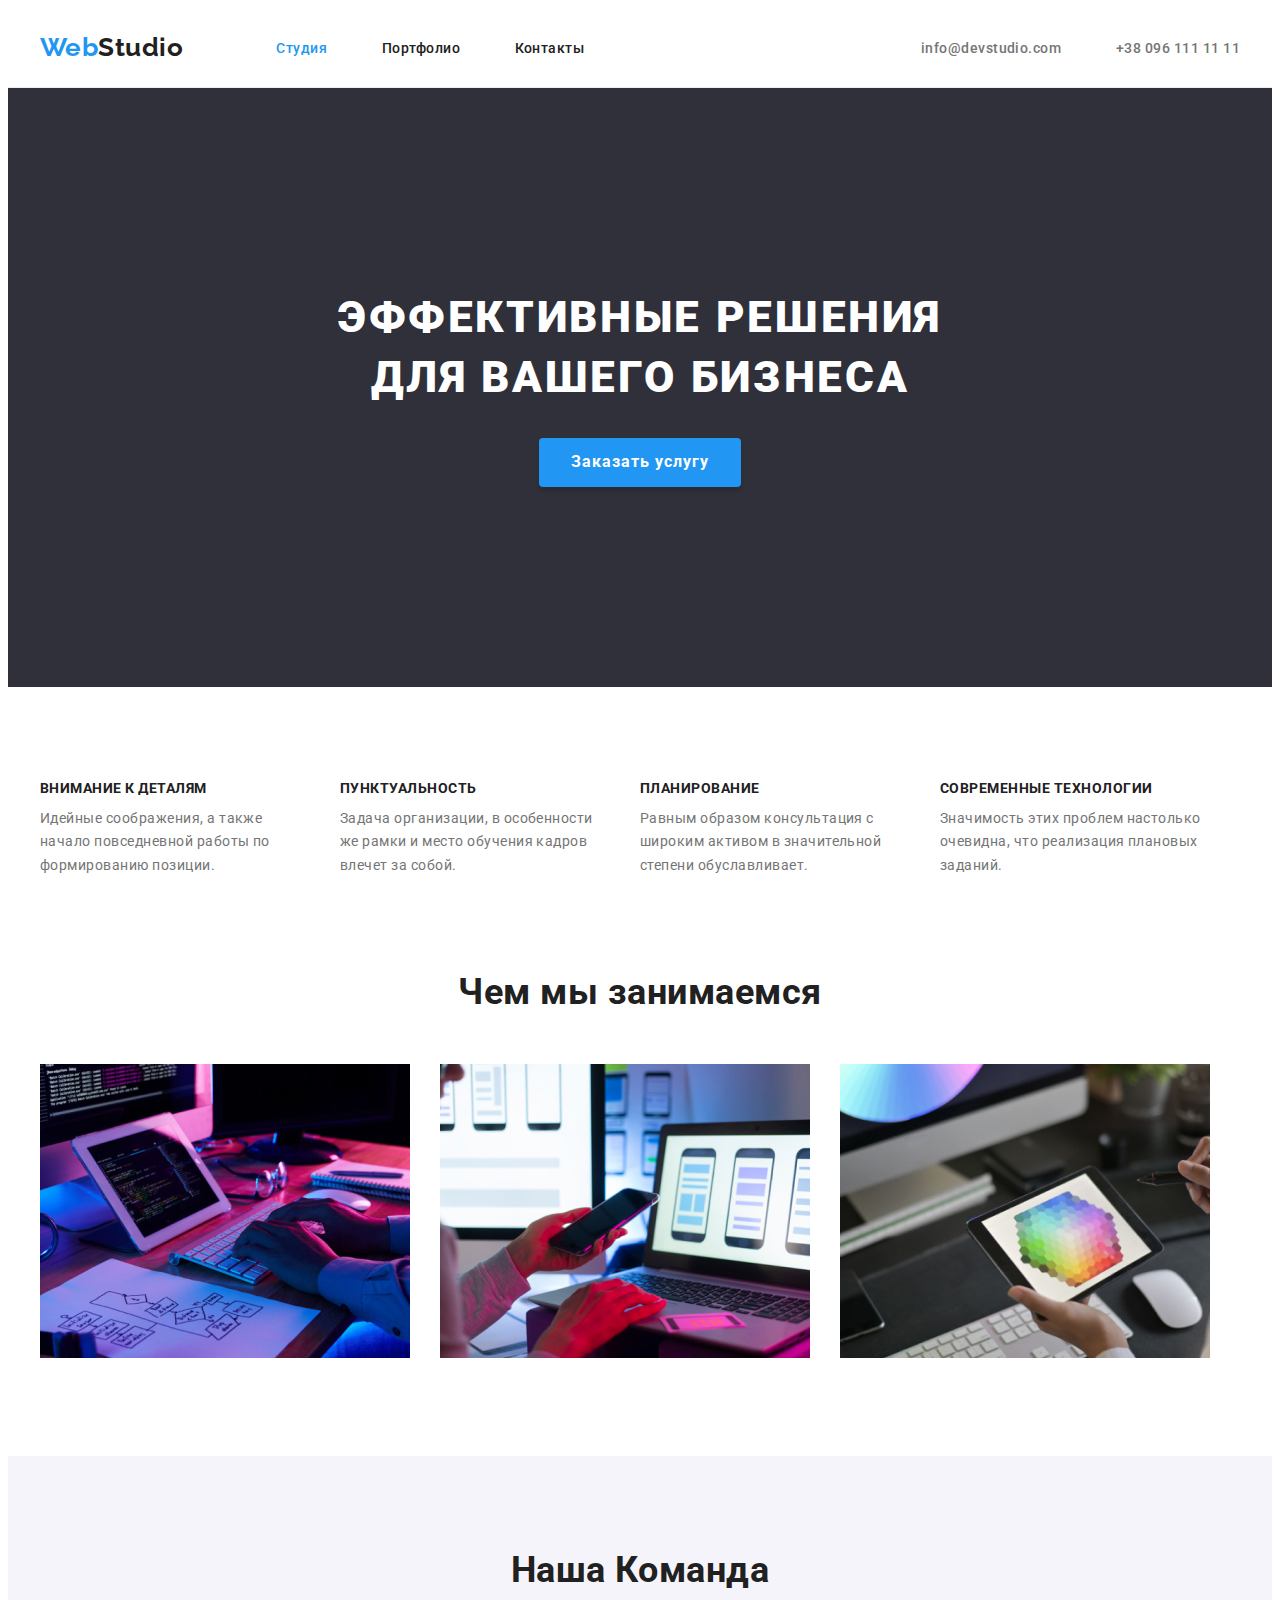
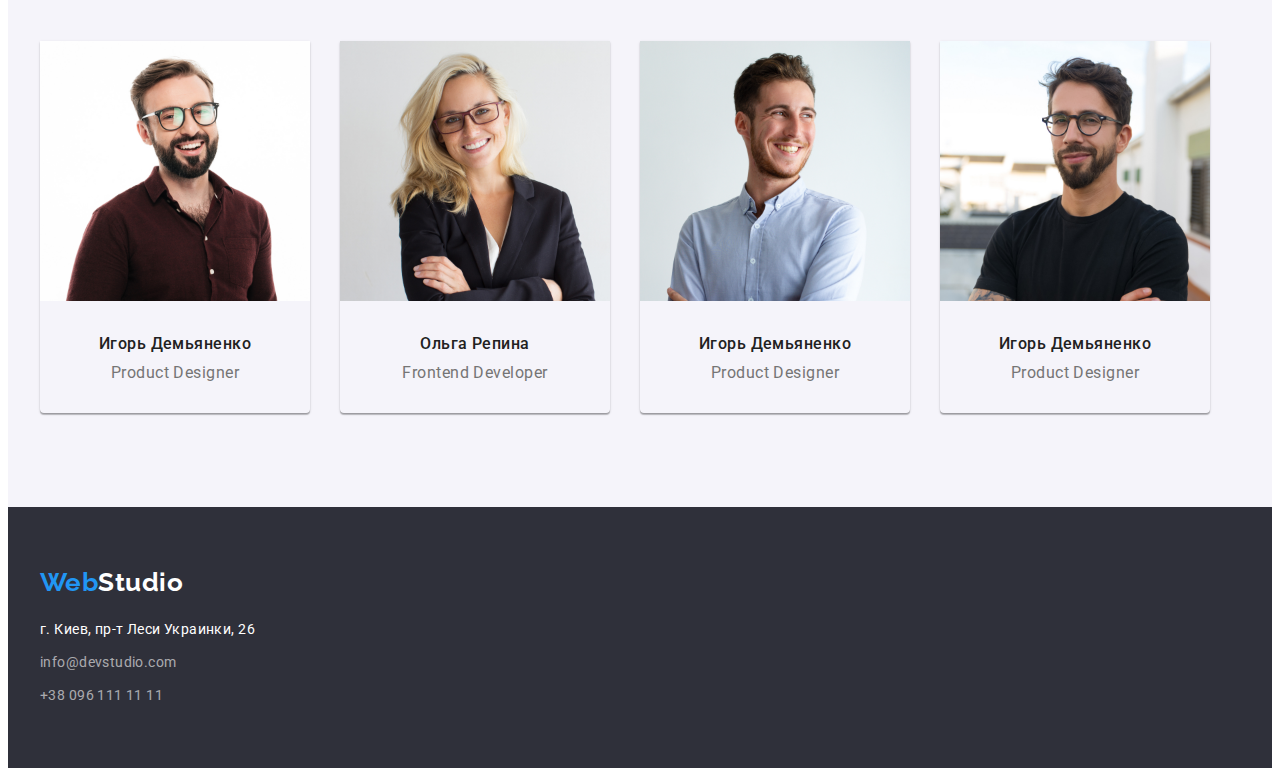
<file: index.html>
<!DOCTYPE html>
<html lang="ru">
<head>
    <meta charset="UTF-8">
    <meta http-equiv="X-UA-Compatible" content="IE=edge">
    <meta name="viewport" content="width=device-width, initial-scale=1.0">
    <title>Document</title>
    <link 
    href="https://fonts.googleapis.com/css2?family=Raleway:wght@700&family=Roboto:wght@400;500;700;900&display=swap" rel="stylesheet"
    />
    <link rel="stylesheet" 
    href="https://cdnjs.cloudflare.com/ajax/libs/modern-normalize/1.1.0/modern-normalize.min.css" integrity="sha512-wpPYUAdjBVSE4KJnH1VR1HeZfpl1ub8YT/NKx4PuQ5NmX2tKuGu6U/JRp5y+Y8XG2tV+wKQpNHVUX03MfMFn9Q==" crossorigin="anonymous" referrerpolicy="no-referrer" 
    />
    <link rel="stylesheet" href="./css/styles.css">
</head>
<body>
<!-- Шапка сайта -->
<header class="header-style">
    <nav class="nav-style conteiner">
            <a href="./index.html" class="logo"><span class="logo-color">Web</span>Studio</a>
            <ul class="site-nav list">
            <li class="item">
                <a href="./index.html" class="primery-nav-link">Студия</a> 
            </li>
            <li class="item">
                <a href="./portfolio.html" class="nav-link" >Портфолио</a>
            </li>
            <li class="item">
                <a href="" class="nav-link">Контакты</a>
            </li>
            </ul>
            <ul class="auth-nav list">
            <li class="item">
             <a href="mailto:info@devstudio.com" class="contact-link">info@devstudio.com</a>
            </li>
            <li class="item">
             <a href="tel:+380991956428" class="contact-link">+38 096 111 11 11</a>
             </li>
        </ul>
    </nav>
 </header>
 <main>
   <!-- Герой -->
   <section class="hero-style">
           <div class="hero-content conteiner">
           <h1>Эффективные решения <br>для вашего бизнеса</h1>
           <button type="button" class="button">Заказать услугу</button>
           </div>
   </section>
   <!-- Наши преимущества -->
   <section class="benefits">
    <div class="benefits-content conteiner">
        <h2>Наши преимущества</h2>
        <ul class="feature-list list">
            <li class="item">
                <h3>Внимание к деталям</h3>
                <p>Идейные соображения, а также начало повседневной работы по формированию позиции.</p>
            </li>
            <li class="item">
                <h3>Пунктуальность</h3>
                <p>Задача организации, в особенности же рамки и место обучения кадров влечет за собой.</p>
            </li>
            <li class="item">
                <h3>Планирование</h3>
                <p>Равным образом консультация с широким активом в значительной степени обуславливает.</p>
            </li>
            <li class="item">
                <h3>Современные технологии</h3>
                <p>Значимость этих проблем настолько очевидна, что реализация плановых заданий.</p>
            </li>
        </ul>
    </div>
   </section>
   <!--  чем мы занимаемся -->
   <section class="business">
       <div class="business-content conteiner">
       <h2>Чем мы занимаемся</h2>
       <ul class="business-list list">
        <li class="item">
            <img src="./img/1.jpeg" alt="Чем мы занимаемся" width="370">
        </li>
        <li class="item">
            <img src="./img/2.jpeg" alt="Чем мы занимаемся" width="370">
        </li>
        <li class="item">
            <img src="./img/3.jpeg" alt="Чем мы занимаемся" width="370">
        </li>
       </ul>
       </div>
   </section>
   <!-- Наша команда -->
   
   <section class="comand">
    <div class="comand-content conteiner">
        <h2>Наша Команда</h2>
        <ul class="team-list list">
            <li class="item">
                <img src="./img/camanda1.jpeg" alt="наша команда" width="270">
                 <div class="comand-info">
                    <h3 class="comand-person">Игорь Демьяненко</h3>
                    <p class="comand-position">Product Designer</p> 
                 </div>
                    
            </li>
            <li class="item">
                <img src="./img/camanda2.jpeg" alt="наша команда" width="270">
                <div class="comand-info">
                    <h3 class="comand-person">Ольга Репина</h3>
                    <p class="comand-position">Frontend Developer</p>
                </div>
                
            </li>
            <li class="item">
                <img src="./img/camanda3.jpeg" alt="наша команда" width="270">
                <div class="comand-info">
                    <h3 class="comand-person">Игорь Демьяненко</h3>
                    <p class="comand-position">Product Designer</p>
                </div>
                
            </li>
            <li class="item">
                <img src="./img/camanda4.jpeg" alt="наша команда" width="270">
                <div class="comand-info">
                    <h3 class="comand-person">Игорь Демьяненко</h3>
                    <p class="comand-position">Product Designer</p>
                </div>
                
            </li>
        </ul>
   </section>
   </div>
 </main>
<!-- Подвал -->
  <footer class="footer-main">
    <div class="footer-style conteiner">
    <a href="./index.html" class="logo"><span class="logo-color">Web</span>Studio</a>
       <address>
        <ul class="address-list list">
            <li class="item">
            <a href="https://www.google.com/maps/place/%D0%B1%D1%83%D0%BB.+%D0%9B%D0%B5%D1%81%D0%B8+%D0%A3%D0%BA%D1%80%D0%B0%D0%B8%D0%BD%D0%BA%D0%B8,+26,+%D0%9A%D0%B8%D0%B5%D0%B2,+02000/data=!4m2!3m1!1s0x40d4cf0e033ecbe9:0x57a4dffefec77da0?sa=X&ved=2ahUKEwik_cm1_Jr4AhUux4sKHWJNCagQ8gF6BAgCEAE" class="footer-contact-address">г. Киев, пр-т Леси Украинки, 26</a>
            </li>
            <li class="item">
            <a href="mailto:info@devstudio.com" class="footer-contact">info@devstudio.com</a>
            </li>
            <li class="item">
            <a class="footer-contact" href="tel:+380991956428">+38 096 111 11 11</a>
            </li>
        </ul>
       </address>
    </div>
  </footer>
</body>
</html>
</file>
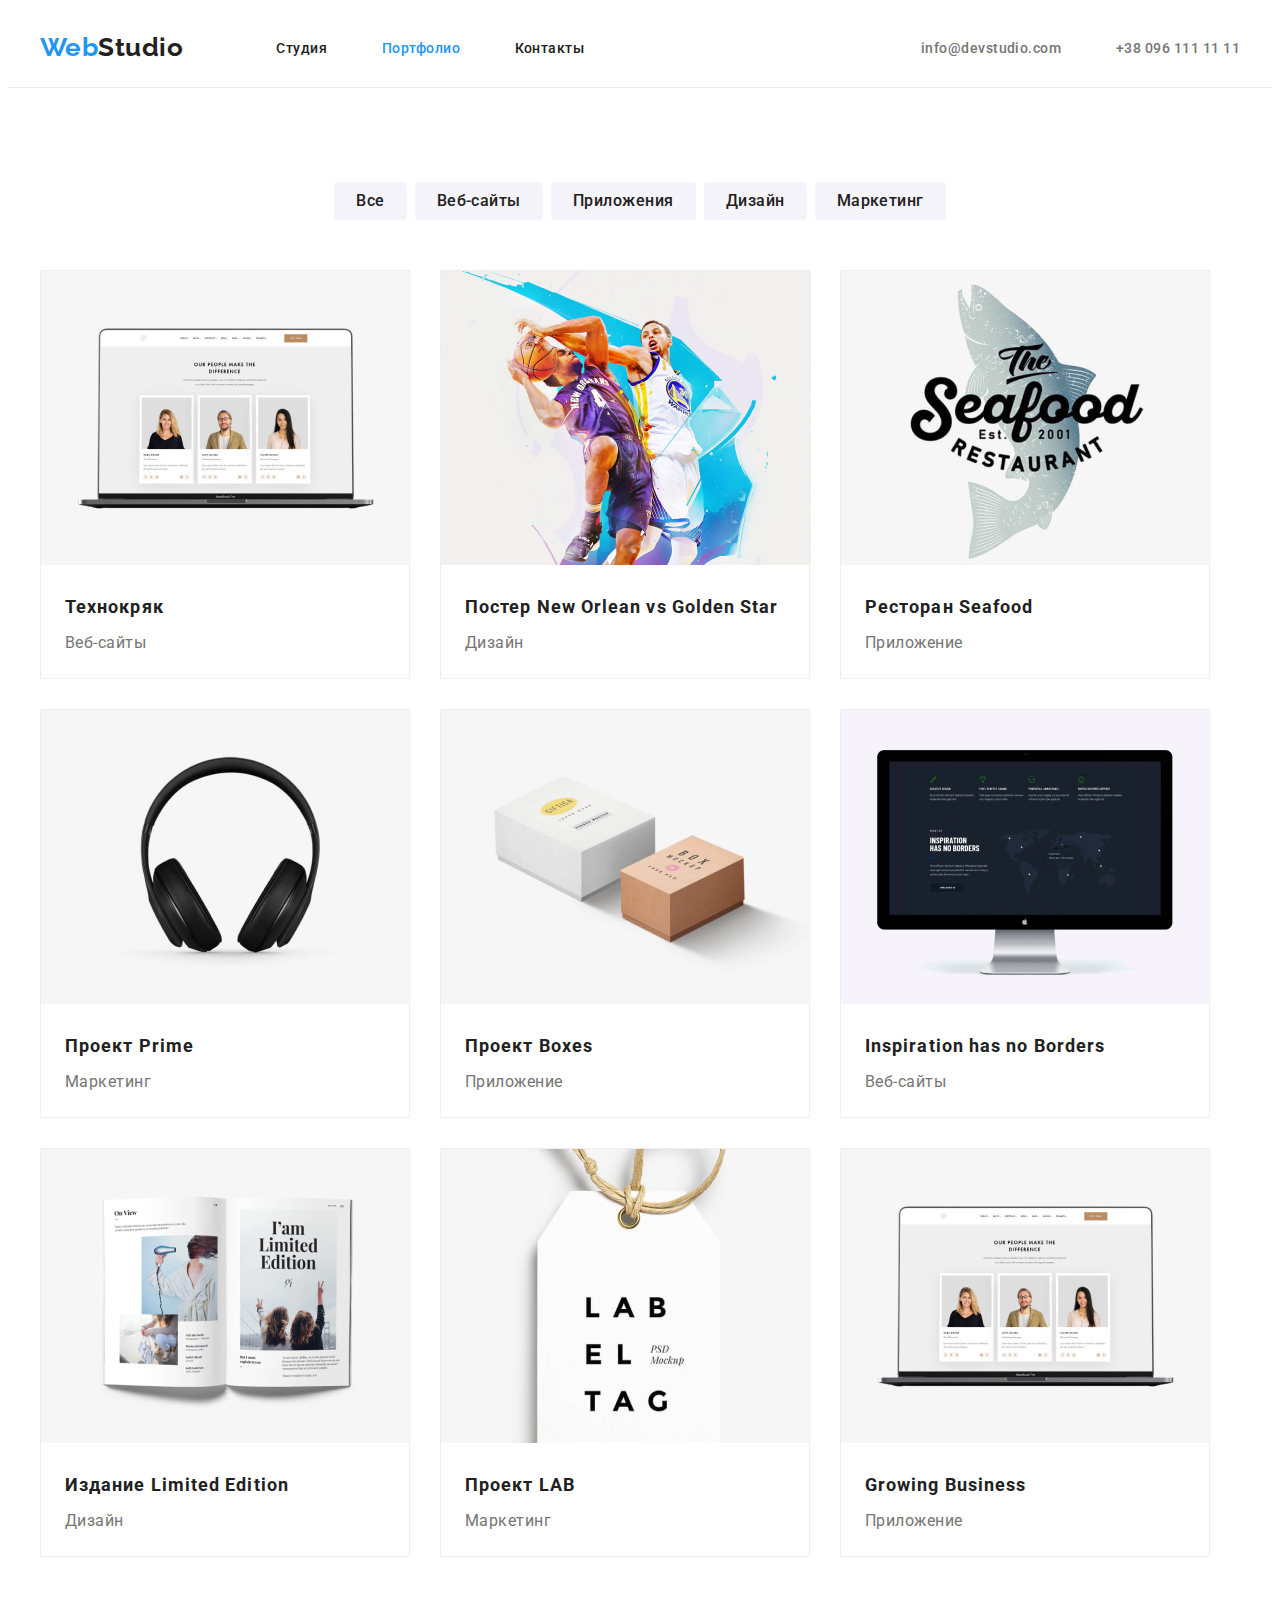
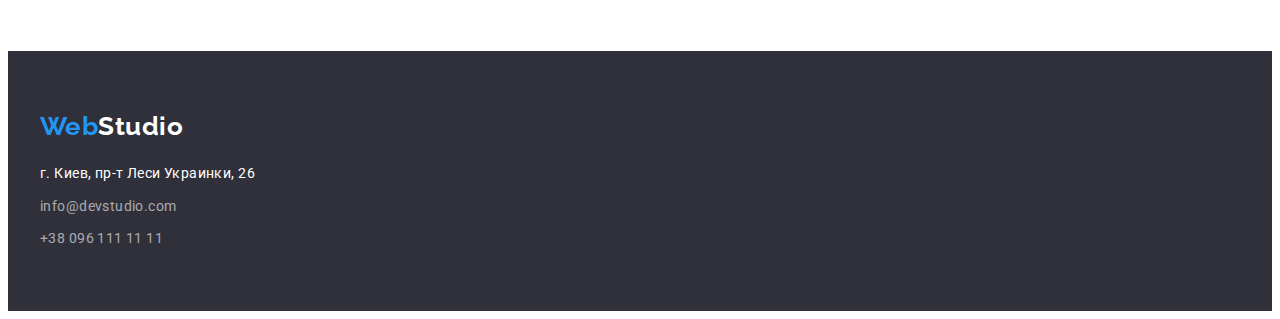
<file: portfolio.html>
<!DOCTYPE html>
<html lang="ru">
<head>
    <meta charset="UTF-8">
    <meta http-equiv="X-UA-Compatible" content="IE=edge">
    <meta name="viewport" content="width=device-width, initial-scale=1.0">
    <title>Document</title>
    <link 
    href="https://fonts.googleapis.com/css2?family=Raleway:wght@700&family=Roboto:wght@400;500;700;900&display=swap" rel="stylesheet"
    />
    <link rel="stylesheet" 
    href="https://cdnjs.cloudflare.com/ajax/libs/modern-normalize/1.1.0/modern-normalize.min.css" integrity="sha512-wpPYUAdjBVSE4KJnH1VR1HeZfpl1ub8YT/NKx4PuQ5NmX2tKuGu6U/JRp5y+Y8XG2tV+wKQpNHVUX03MfMFn9Q==" crossorigin="anonymous" referrerpolicy="no-referrer" 
    />
    <link rel="stylesheet" href="./css/styles.css">
</head>
<body>
<!-- Шапка сайта --> 
<header class="header-style ">
    <nav class="nav-style conteiner">
            <a href="./index.html" class="logo"><span class="logo-color">Web</span>Studio</a>
        
            <ul class="site-nav list">
            <li class="item">
                <a href="./index.html" class="nav-link">Студия</a> 
            </li>
            <li class="item">
                <a href="./portfolio.html" class="primery-nav-link" >Портфолио</a>
            </li>
            <li class="item">
                <a href="" class="nav-link">Контакты</a>
            </li>
            </ul>
            <ul class="auth-nav list">
            <li class="item">
             <a href="mailto:info@devstudio.com" class="contact-link">info@devstudio.com</a>
            </li>
            <li class="item">
             <a href="tel:+380991956428" class="contact-link">+38 096 111 11 11</a>
             </li>
        </ul>
    </nav>
 </header>

 <main>
    <section class="main-project">
    <div class="project-content conteiner">
     <h1>Портфолио</h1>
     <ul class="button-nav list">
         <li class="item"> <button type="button" class="project-button">Все</button></li>
         <li class="item"> <button type="button" class="project-button">Веб-сайты</button></li>
         <li class="item"> <button type="button" class="project-button">Приложения</button></li>
         <li class="item"> <button type="button" class="project-button">Дизайн</button></li>
         <li class="item"> <button type="button" class="project-button">Маркетинг</button></li>
     </ul>
     
     <div class="project-list">
       <ul class="project list">
        <li class="project-box item"> 
           <a href="">
           <img src="./img/project1.jpeg" alt="">
           <div class="project-box">
           <h3 class="project-text-primery">Технокряк</h3>
           <p class="project-text-assent">Веб-сайты</p></a>
           </div>
        </li>
        <li class="item"> 
           <a href="">
           <img src="./img/project2.jpeg" alt="">
           <div class="project-box">
           <h3 class="project-text-primery">Постер New Orlean vs Golden Star</h3>
           <p class="project-text-assent">Дизайн</p></a>
           </div>
       </li>
       <li class="project-box item"> 
           <a href="">
           <img src="./img/project3.jpeg" alt="">
           <div class="project-box">
           <h3 class="project-text-primery">Ресторан Seafood</h3>
           <p class="project-text-assent">Приложение</p></a>
           </div>
       </li>
       <li class="project-box item"> 
           <a href="">
           <img src="./img/project4.jpeg" alt="">
           <div class="project-box">
            <h3 class="project-text-primery">Проект Prime</h3>
            <p class="project-text-assent"> Маркетинг</p></a>
           </div>
       </li>
       <li class="project-box item"> 
           <a href="">
           <img src="./img/project5.jpeg" alt="">
           <div class="project-box">
           <h3 class="project-text-primery">Проект Boxes</h3>
           <p class="project-text-assent">Приложение</p></a>
           </div>
       <li class="project-box item"> 
           <a href="">
           <img src="./img/project6.jpeg" alt="">
           <div class="project-box">
           <h3 class="project-text-primery">Inspiration has no Borders</h3>
           <p class="project-text-assent">Веб-сайты</p></a>
           </div>
       </li>
       <li class="project-box item"> 
           <a href="">
           <img src="./img/project7.jpeg" alt="">
           <div class="project-box">
            <h3 class="project-text-primery">Издание Limited Edition</h3>
            <p class="project-text-assent">Дизайн</p></a>
           </div>
       </li>
       <li class="project-box item"> 
           <a href="">
           <img src="./img/project8.jpeg" alt="">
           <div class="project-box"><h3 class="project-text-primery">Проект LAB</h3>
            <p class="project-text-assent">Маркетинг</p></a>
        </div>
            
       </li>
       <li class="project-box item"> 
           <a href="">
           <img src="./img/project1.jpeg" alt="">
           <div class="project-box">
           <h3 class="project-text-primery">Growing Business</h3>
            <p class="project-text-assent">Приложение</p></a>
           </div>
       </li>
      </ul>
     </div>
    </div>
   </section>
 </main>

<!-- Подвал -->
<footer class="footer-main">
    <div class="footer-style conteiner">
    <a href="./index.html" class="logo"><span class="logo-color">Web</span>Studio</a>
       <address>
        <ul class="address-list list">
            <li class="item">
            <a href="https://www.google.com/maps/place/%D0%B1%D1%83%D0%BB.+%D0%9B%D0%B5%D1%81%D0%B8+%D0%A3%D0%BA%D1%80%D0%B0%D0%B8%D0%BD%D0%BA%D0%B8,+26,+%D0%9A%D0%B8%D0%B5%D0%B2,+02000/data=!4m2!3m1!1s0x40d4cf0e033ecbe9:0x57a4dffefec77da0?sa=X&ved=2ahUKEwik_cm1_Jr4AhUux4sKHWJNCagQ8gF6BAgCEAE" class="footer-contact-address">г. Киев, пр-т Леси Украинки, 26</a>
            </li>
            <li class="item">
            <a href="mailto:info@devstudio.com" class="footer-contact">info@devstudio.com</a>
            </li>
            <li class="item">
            <a class="footer-contact" href="tel:+380991956428">+38 096 111 11 11</a>
            </li>
        </ul>
       </address>
  </div>
</footer>
</body>
</html>
</file>
<file: css/styles.css>
body {
    font-family: Roboto, sans-serif; 
    text-decoration: none;
    color: var(--primery-text-color);
    letter-spacing: 0.03em;
}
:root {
    --primery-text-color:#757575;
    --accent-text-color: #2196F3;
    --title-text-color: #212121;
}

h2 {
    font-weight: 700;
    font-size: 36px;
    line-height: 1.16;
    text-align: center;
    color: var(--title-text-color);
}
main {
    width: 1600px;
    display: inline;
}


ul {
    list-style: none;
}
a {
    text-decoration: none;
}

.conteiner {
    width: 1200px;
    padding-left: 15px;
    padding-right: 15px;
    margin-left: auto;
    margin-right: auto;
    margin-top: 0;
    padding-top: 0;
    


}
/* header */

.header-style {
    border-bottom: 1px solid #ECECEC;
    padding-top: 24px;
    padding-bottom: 24px;

}
.nav-style {
    display: flex;
    align-items: center;
   
}

.header-style a {
    text-decoration: none;
}


/* logo */
.logo {
    font-family: 'Raleway';
    font-weight: 700;
    font-size: 26px;
    line-height: 1.2;
    text-decoration: none;
    color: var(--title-text-color);
    margin-right: 93px;
}
.logo-color {
    color:var(--accent-text-color);
}
.list {
    list-style: none;
    padding: 0%;
    margin: 0;
}
/* site nav */
.site-nav {
    display: block;
    
}
.site-nav .item {
    display: inline-block;

}
.primery-nav-link, .nav-link, .contact-link {
    padding: 32px 0;
}


.site-nav .item:not(:last-child) {
    margin-right: 50px;
}
.primery-nav-link {
    font-weight: 500;
    font-size: 14px;
    line-height: 1.14;
    color: var(--accent-text-color);
}
.nav-link {
    font-weight: 500;
    font-size: 14px;
    line-height: 1.14;
    color: var(--title-text-color);
}
/* auts nav */
.auth-nav {
    display: block;
    margin-left: auto;
}

.auth-nav .item {
    display: inline-block;
    
}
.auth-nav .item + .item {
    margin-left: 50px;
}

.contact-link {
    font-family: 'Roboto';
    font-weight: 500;
    font-size: 14px;
    line-height: 1.14;
    color: var(--primery-text-color);
}
.contact-link:focus {
    font-family: 'Roboto';
    font-weight: 500;
    font-size: 14px;
    line-height: 1.14;
    color: var(--accent-text-color);
}
.contact-link:hover {
    font-family: 'Roboto';
    font-weight: 500;
    font-size: 14px;
    line-height: 1.14;
    color: var(--accent-text-color);
}
/* hero */
.hero-style {
    background: #2F303A;
    padding-top: 200px;
    padding-bottom: 200px;
} 
.hero-content {
    
    
}
    
.hero-style .button {

    font-family:inherit;
    font-style: normal;
    font-weight: 700;   
    font-size: 16px;
    line-height: 1.8;
    
    display: flex;
    align-items: center;
    text-align: center;
    letter-spacing: 0.06em;
    color: #FFFFFF;
    background-color: var(--accent-text-color);
    box-shadow: 0px 4px 4px rgba(0, 0, 0, 0.15);
    border-radius: 4px;
    border: 0px;
    margin: auto;
    margin-top: 30px;
    
    padding: 10px 32px;
   

}
.hero-style h1 {
    text-transform: uppercase;
    font-family: 'Roboto';
    font-style: normal;
    font-weight: 900;
    font-size: 44px;
    line-height: 1.36;
    text-align: center;
    letter-spacing: 0.06em;
    text-transform: uppercase;
    color: #FFFFFF;

    margin:0;
    
}




/* benefits*/
.benefits {
    padding-top: 94px;
    padding-bottom: 94px;
}
.feature-list {
    display: flex;
    flex-wrap: wrap;
    
}
    
.benefits h3 {
    font-weight: 700;
    font-size: 14px;
    line-height: 1.14;
    color: var(--title-text-color);
    text-transform: uppercase;
    margin-top: 0;
    margin-bottom: 10px;
}
.benefits p {
    margin: 0;
    font-weight: 400;
    font-size: 14px;
    line-height: 1.7;
    color: var(--primery-text-color);
}
.benefits h2 {
   display: none;

}
.benefits .item {
    width: 270px;
}
.benefits .item +.item {
    margin-left: 30px;
}

/* Чем мы занимаемся */
.business {
    padding-bottom: 94px;
    
}
.business h2 {
    margin: 0%;
    margin-bottom: 50px;
}
.business-list {
    display: inline-flex;
}
.business-list .item:not(:last-child) {
    margin-right: 30px;
}

    
/* Comand */

.comand {
    background-color: #F5F4FA;
    padding-top: 94px;
    padding-bottom: 94px;
}
.comand-content {
    

}
.comand h2 {
    margin: 0;
    margin-bottom:50px;
}
.team-list { 
    display: inline-flex;

}
.team-list .item:not(:last-child) {
    margin-right: 30px;
}
.team-list .item {
    box-shadow: 0px 1px 3px rgba(0, 0, 0, 0.12), 0px 1px 1px rgba(0, 0, 0, 0.14), 0px 2px 1px rgba(0, 0, 0, 0.2);
    border-radius: 0px 0px 4px 4px;
    text-align: center;

}
.comand-info {
    padding:30px 0;
}
.comand .comand-person {
    font-weight: 500;
    font-size: 16px;
    line-height: 1.18;
    color: var(--title-text-color);
    margin: 0;
    margin-bottom: 10px;

}

.comand-position {
    font-weight: 400;
    font-size: 16px;
    line-height: 1.18;
    color:  var(--primery-text-color);
    margin: 0;
}
/* footer */

    
.footer-main {
    background-color: #2F303A;
    padding-top: 60px;
    padding-bottom: 60px;
}

.footer-style {
    display: flex;
    flex-direction: column;
    
}
footer .logo {
    color: #ffffff;
    margin-bottom: 20px;
}

.footer-contact {
    font-style: normal;
    font-weight: 400;
    font-size: 14px;
    line-height: 1.7;
    letter-spacing: 0.03em;
    color: rgba(255, 255, 255, 0.6);
    text-decoration: none;
}
.footer-contact-address {
    font-style: normal;
    font-weight: 400;
    font-size: 14px;
    line-height: 1.7;
    letter-spacing: 0.03em;
    color: #FFFFFF;
    text-decoration: none;
}


.footer-contact:hover {
    text-decoration: none;
    font-style: normal;
    font-weight: 400;
    font-size: 14px;
    line-height: 1.7;
    letter-spacing: 0.03em;
    color: #FFFFFF;
}
.footer-contact:focus {
    text-decoration: none;
    font-style: normal;
    font-weight: 400;
    font-size: 14px;
    line-height: 1.7;
    letter-spacing: 0.03em;
    color: #FFFFFF;

}
.address-list .item:not(:last-child) {
    margin-bottom: 9px;
}

/* button */

.button-nav {
    display: flex;
    justify-content: center;
    margin-bottom: 50px;
    
}
.project-button {
    
    font-family:inherit;
    font-weight: 500;
    font-size: 16px;
    line-height: 1.6;
    text-align: center;
    letter-spacing: 0.03em;
    color: var(--title-text-color);
    background-color: #F5F4FA;
    border: 0;
    border-radius: 4px;
    padding: 6px 22px;
    height: 38px;
}
.button-nav .item:not(:last-child) {
    margin-right: 8px;
}

/* Project */
.main-project {
    padding-top: 94px;
    padding-bottom: 94px;

}
.main-project h1 {
    display: none;
}

.project {
    display: flex;
    flex-wrap: wrap;
    
}

.project .item:nth-child(3n) {
    margin-right: 0;
}
.project .item:nth-last-child(-n+3) {
    margin-bottom: 0;
}
.project .item {
    width: 370px;
    margin-right: 30px;
    margin-bottom: 30px;
    padding: 0%;
    box-sizing: border-box;
    border: 1px solid #EEEEEE;
}
.project .item:hover {
    box-shadow: 0px 1px 1px rgba(0, 0, 0, 0.12), 0px 4px 4px rgba(0, 0, 0, 0.06), 1px 4px 6px rgba(0, 0, 0, 0.16);
}

.project-button:hover {
    font-family:inherit;
    font-weight: 500;
    font-size: 16px;
    line-height: 1.6;
    text-align: center;
    letter-spacing: 0.03em;
    color: var(--title-text-color);
    background-color: #F5F4FA;
    border: 0;
    border-radius: 4px;
    padding: 6px 22px;
    height: 38px;
    color: #FFFFFF;
    background-color: var(--accent-text-color);
    border: 0;
    border-radius: 4px;
}
.project-button:focus {
    font-family: 'inherit';
    font-style: normal;
    font-weight: 500;
    font-size: 16px;
    line-height: 1.6;
    text-align: center;
    letter-spacing: 0.03em;
    color: #FFFFFF;
    background-color: var(--accent-text-color);
    border: 0;
    border-radius: 4px;
    width: 128px;
    height: 38px;
    left: 576px;
    top: 174px;
    border: 0;
}
.project-box {
    padding: 20px 24px;

}
.project-text-primery {
    font-style: normal;
    font-weight: 700;
    font-size: 18px;
    line-height: 2;
    color: var(--title-text-color);
    letter-spacing: 0.06em;
    margin: 0 0 4px 0;

}
.project-text-assent {
    font-weight: 400;
    font-size: 16px;
    line-height: 1.8;
    color: #757575;
    text-decoration: none;letter-spacing: 0.03em;
    margin: 0;
    
}





.site-nav .link {
    text-transform: capitalize;
  }

  pre {
    font-family: 'Arial', 'Helvetica', sans-serif;
    color: #2a2a2a;
    font-size: 16px;
  }
  
  pre::first-letter {
    font-family: 'Tahoma', serif;
    font-size: 32px;
    color: #f44336;
  }
</file>
